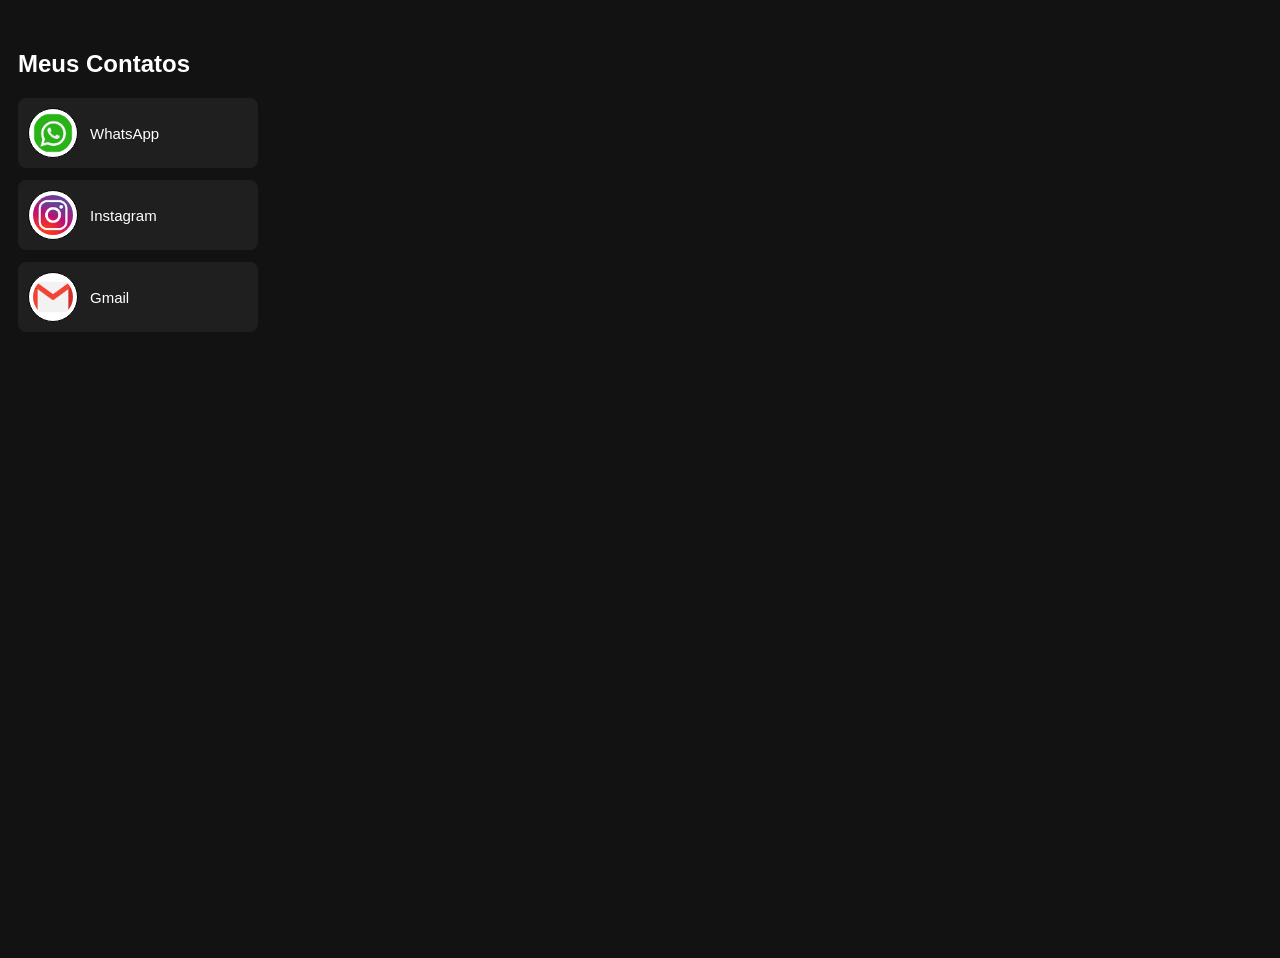
<file: CONTACT.HTML>
<!DOCTYPE html>
<html lang="en">
<head>
    <meta charset="UTF-8">
    <meta name="viewport" content="width=device-width, initial-scale=1.0">
    <title>Contato </title>
    <link rel="stylesheet" href="style.css">


</head>
<body>
   <!DOCTYPE html>
<html lang="pt-BR">

<body>
    <!DOCTYPE html>
<html lang="pt-BR">
<head>
    <meta charset="UTF-8">
    <meta name="viewport" content="width=device-width, initial-scale=1.0">
    <title>Meus Contatos</title>
    <link rel="stylesheet" href="style.css">
</head>
<body>

    <div class="container">
        <h1>Meus Contatos</h1>

        <a href="https://wa.me/5571997303507" target="_blank" class="contato">
            <img src="whats.png.png" alt="WhatsApp">
            <span>WhatsApp</span>
        </a>

        <a href="https://www.instagram.com/_diiogomelo/" target="_blank" class="contato">
    <img src="instagrampng.jpg" alt="Instagram">
    <span>Instagram</span>
       </a>

        <a href="https://mail.google.com/mail/?view=cm&fs=1&to=diogomello1120@gmail.com" target="_blank" class="contato">
            <img src="gmail.png.png" alt="Gmail">
            <span>Gmail</span>
        </a>
    </div>

</body>
</html>
</file>
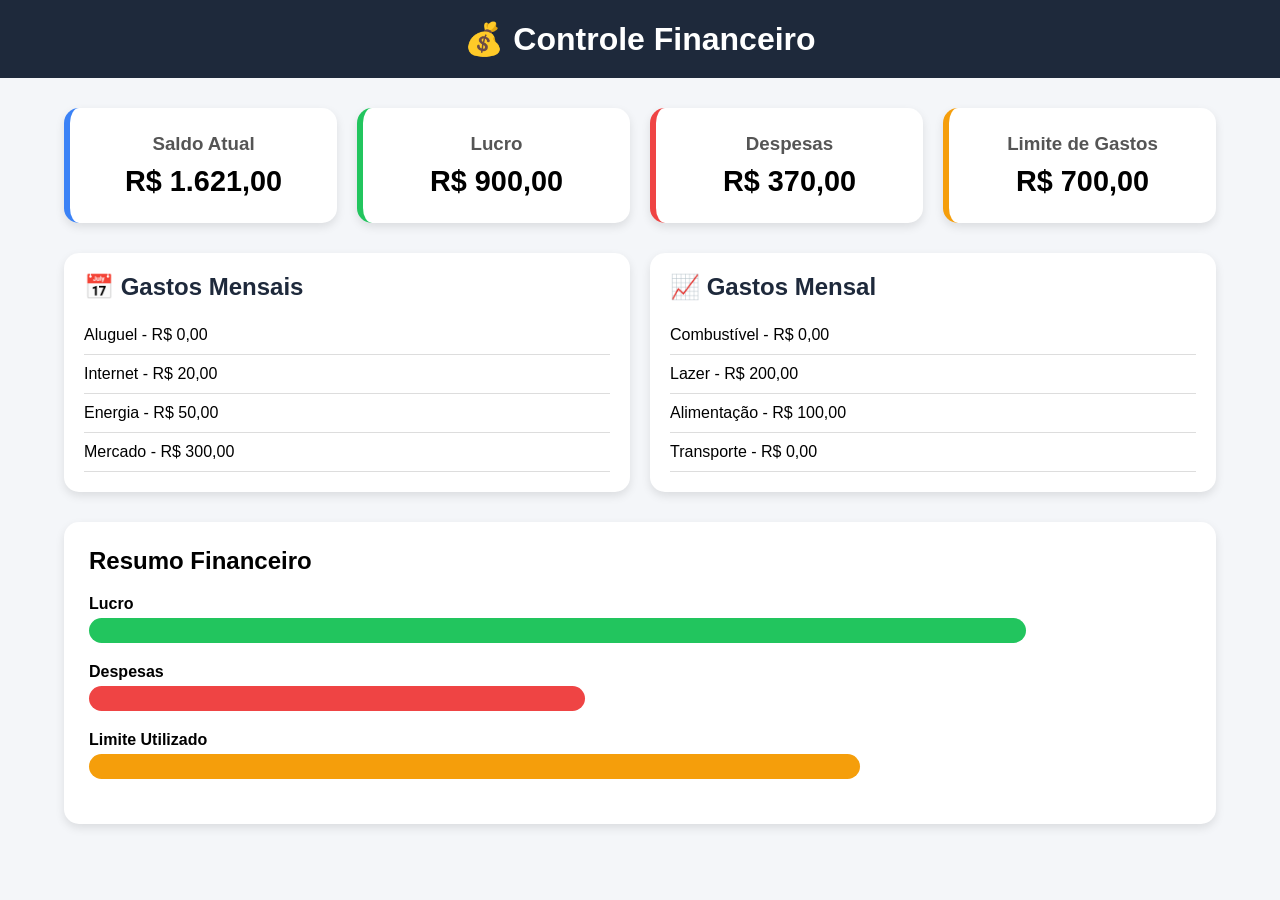
<file: PROJECT.HTML>
<!DOCTYPE html>
<html lang="en">
<head>
    <meta charset="UTF-8">
    <meta name="viewport" content="width=device-width, initial-scale=1.0">
    <title>Document</title>
</head>
<body>
    
    <!DOCTYPE html>
<html lang="pt-BR">
<head>
    <meta charset="UTF-8">
    <meta name="viewport" content="width=device-width, initial-scale=1.0">
    <title>Controle Financeiro</title>
    <link rel="stylesheet" href="style1.css">
</head>
<body>

    <header>
        <h1>💰 Controle Financeiro</h1>
    </header>

    <div class="container">

        <section class="dashboard">
            <div class="card saldo">
                <h3>Saldo Atual</h3>
                <p>R$ 1.621,00</p>
            </div>

            <div class="card lucro">
                <h3>Lucro</h3>
                <p>R$ 900,00</p>
            </div>

            <div class="card despesas">
                <h3>Despesas</h3>
                <p>R$ 370,00</p>
            </div>

            <div class="card limite">
                <h3>Limite de Gastos</h3>
                <p>R$ 700,00</p>
            </div>
        </section>

        <section class="info">
            <div class="box">
                <h2>📅 Gastos Mensais</h2>

                <ul>
                    <li>Aluguel - R$ 0,00</li>
                    <li>Internet - R$ 20,00</li>
                    <li>Energia - R$ 50,00</li>
                    <li>Mercado - R$ 300,00</li>
                </ul>
            </div>

            <div class="box">
                <h2>📈 Gastos Mensal</h2>

                <ul>
                    <li>Combustível - R$ 0,00</li>
                    <li>Lazer - R$ 200,00</li>
                    <li>Alimentação - R$ 100,00</li>
                    <li>Transporte - R$ 0,00</li>
                </ul>
            </div>
        </section>

        <section class="grafico">
            <h2>Resumo Financeiro</h2>

            <div class="barra">
                <span>Lucro</span>
                <div class="progress lucro-bar"></div>
            </div>

            <div class="barra">
                <span>Despesas</span>
                <div class="progress despesa-bar"></div>
            </div>

            <div class="barra">
                <span>Limite Utilizado</span>
                <div class="progress limite-bar"></div>
            </div>

        </section>

    </div>

</body>
</html>
</body>
</html>
</file>
<file: style.css>
***{
    margin:0;
    padding:0;
    box-sizing:border-box;
}

body{
    background:#121212;
    font-family:Arial, sans-serif;
    min-height:100vh;
}

.container{
    margin-top:50px;
    margin-left:10px;
}

h1{
    color:white;
    margin-bottom:20px;
    font-size:24px;
}

.contato{
    display:flex;
    align-items:center;
    gap:12px;

    width:220px;
    padding:10px;
    margin-bottom:12px;

    text-decoration:none;
    color:white;

    background:#1f1f1f;
    border-radius:8px;

    transition:0.3s;
}

.contato:hover{
    background:#2d2d2d;
}

.contato img{
    width:40px;
    height:40px;

    border:1px solid black;
    border-radius:50%;

    padding:4px;
    background:white;

    object-fit:cover;
}

.contato span{
    font-size:15px;
}
</file>
<file: style1.css>
*{
    margin:0;
    padding:0;
    box-sizing:border-box;
    font-family: Arial, sans-serif;
}

body{
    background:#f4f6f9;
}

header{
    background:#1e293b;
    color:white;
    padding:20px;
    text-align:center;
}

.container{
    width:90%;
    max-width:1200px;
    margin:30px auto;
}

.dashboard{
    display:grid;
    grid-template-columns:repeat(auto-fit,minmax(220px,1fr));
    gap:20px;
    margin-bottom:30px;
}

.card{
    background:white;
    padding:25px;
    border-radius:15px;
    box-shadow:0 4px 10px rgba(0,0,0,0.1);
    text-align:center;
}

.card h3{
    margin-bottom:10px;
    color:#555;
}

.card p{
    font-size:1.8rem;
    font-weight:bold;
}

.saldo{
    border-left:6px solid #3b82f6;
}

.lucro{
    border-left:6px solid #22c55e;
}

.despesas{
    border-left:6px solid #ef4444;
}

.limite{
    border-left:6px solid #f59e0b;
}

.info{
    display:grid;
    grid-template-columns:1fr 1fr;
    gap:20px;
    margin-bottom:30px;
}

.box{
    background:white;
    padding:20px;
    border-radius:15px;
    box-shadow:0 4px 10px rgba(0,0,0,0.1);
}

.box h2{
    margin-bottom:15px;
    color:#1e293b;
}

.box ul{
    list-style:none;
}

.box li{
    padding:10px 0;
    border-bottom:1px solid #ddd;
}

.grafico{
    background:white;
    padding:25px;
    border-radius:15px;
    box-shadow:0 4px 10px rgba(0,0,0,0.1);
}

.grafico h2{
    margin-bottom:20px;
}

.barra{
    margin-bottom:20px;
}

.barra span{
    display:block;
    margin-bottom:5px;
    font-weight:bold;
}

.progress{
    height:25px;
    border-radius:20px;
}

.lucro-bar{
    width:85%;
    background:#22c55e;
}

.despesa-bar{
    width:45%;
    background:#ef4444;
}

.limite-bar{
    width:70%;
    background:#f59e0b;
}

@media(max-width:768px){

    .info{
        grid-template-columns:1fr;
    }

}
</file>
